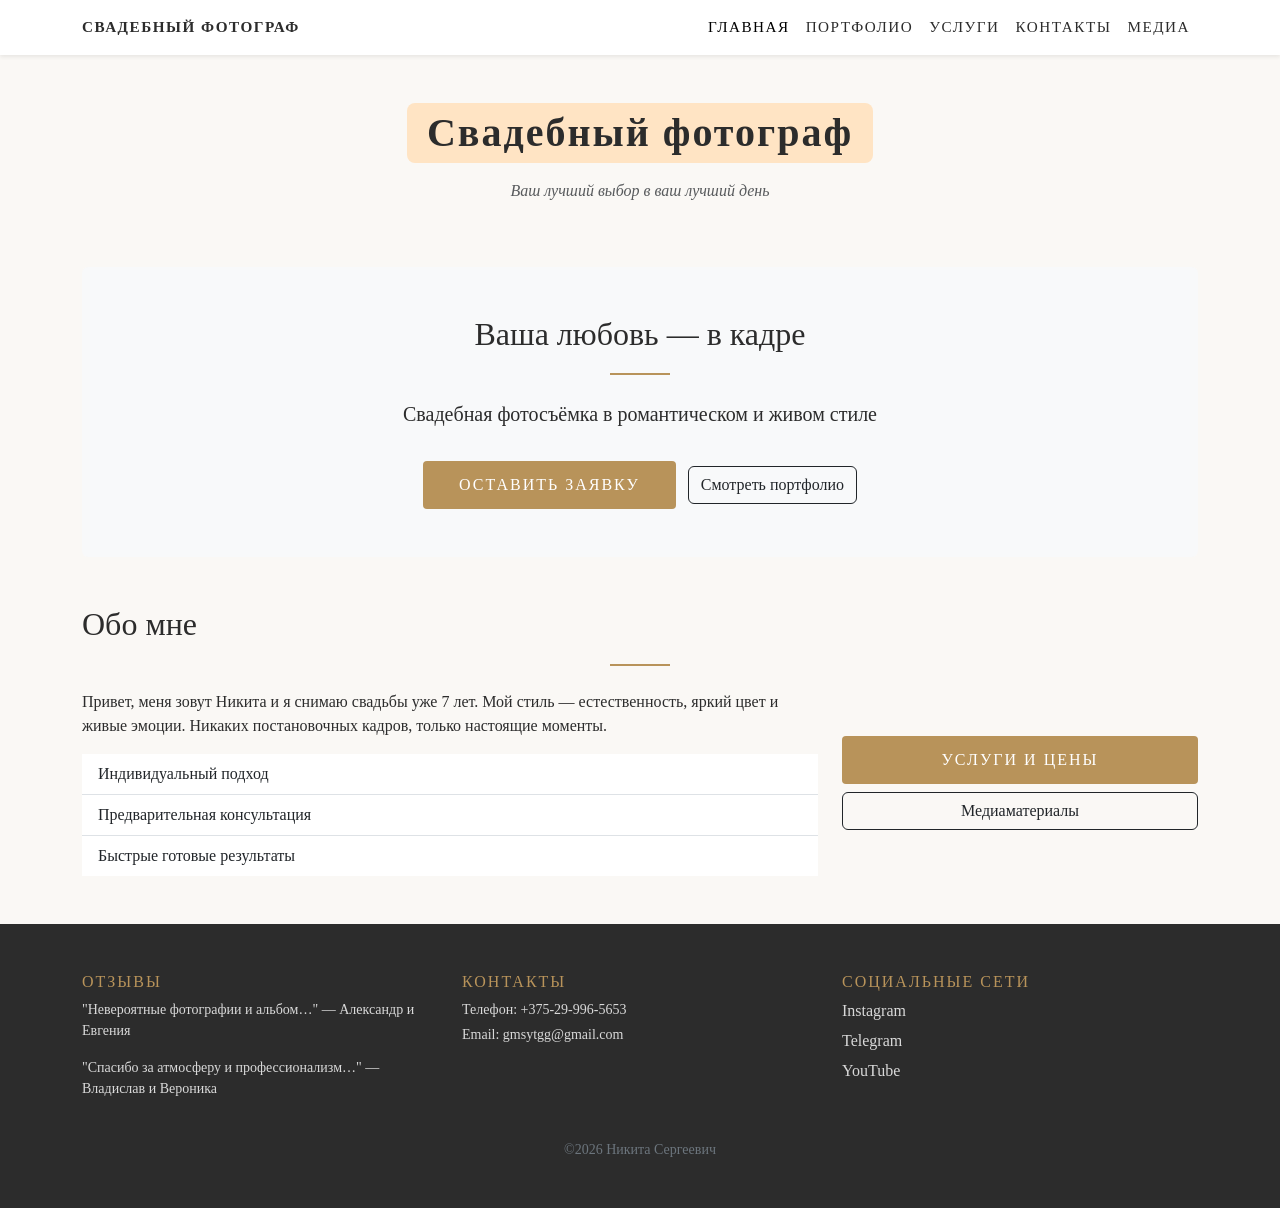
<file: index.html>
<!DOCTYPE html>
<html lang="ru">
<head>
    <meta charset="UTF-8">
    <meta name="viewport" content="width=device-width, initial-scale=1.0">
    <title>Портфолио — Главная</title>
    <link rel="icon" type="image/x-icon" href="images/fav.webp">
    <link href="https://cdn.jsdelivr.net/npm/bootstrap@5.3.3/dist/css/bootstrap.min.css" rel="stylesheet">
    <link rel="stylesheet" href="style.css">
</head>
<body>

<!-- NAVBAR -->
<nav class="navbar navbar-expand-lg bg-white shadow-sm sticky-top">
    <div class="container">
        <a class="navbar-brand fw-bold" href="index.html">Свадебный фотограф</a>
        <button class="navbar-toggler" type="button" data-bs-toggle="collapse" data-bs-target="#mainNav">
            <span class="navbar-toggler-icon"></span>
        </button>
        <div class="collapse navbar-collapse" id="mainNav">
            <ul class="navbar-nav ms-auto">
                <li class="nav-item"><a class="nav-link active" href="index.html">Главная</a></li>
                <li class="nav-item"><a class="nav-link" href="portfolio.html">Портфолио</a></li>
                <li class="nav-item"><a class="nav-link" href="services.html">Услуги</a></li>
                <li class="nav-item"><a class="nav-link" href="contacts.html">Контакты</a></li>
                <li class="nav-item"><a class="nav-link" href="media.html">Медиа</a></li>
            </ul>
        </div>
    </div>
</nav>

<!-- HEADER -->
<header class="container text-center py-5">
    <h1 class="header-title">Свадебный фотограф</h1>
    <p class="fst-italic text-muted mt-2">Ваш лучший выбор в ваш лучший день</p>
</header>

<!-- MAIN -->
<main class="container">

    <!-- HERO -->
    <section class="bg-light rounded p-5 text-center mb-5">
        <h2 class="section-title mb-4">Ваша любовь — в кадре</h2>
        <p class="fs-5">Свадебная фотосъёмка в романтическом и живом стиле</p>
        <a href="contacts.html" class="btn btn-gold mt-3">Оставить заявку</a>
        <a href="portfolio.html" class="btn btn-outline-dark mt-3 ms-2">Смотреть портфолио</a>
    </section>

    <!-- ABOUT -->
    <section class="mb-5">
        <h2 class="section-title mb-4">Обо мне</h2>
        <div class="row align-items-center g-4">
            <div class="col-12 col-md-8">
                <p>Привет, меня зовут Никита и я снимаю свадьбы уже 7 лет. Мой стиль — естественность, яркий цвет и живые эмоции. Никаких постановочных кадров, только настоящие моменты.</p>
                <ul class="list-group list-group-flush">
                    <li class="list-group-item">Индивидуальный подход</li>
                    <li class="list-group-item">Предварительная консультация</li>
                    <li class="list-group-item">Быстрые готовые результаты</li>
                </ul>
            </div>
            <div class="col-12 col-md-4 text-center">
                <a href="services.html" class="btn btn-gold w-100 mb-2">Услуги и цены</a>
                <a href="media.html" class="btn btn-outline-dark w-100">Медиаматериалы</a>
            </div>
        </div>
    </section>
</main>

<!-- FOOTER -->
<footer class="footer mt-5 py-5">
    <div class="container">
        <div class="row g-4">
            <div class="col-12 col-md-4">
                <h3 class="footer-title">Отзывы</h3>
                <p class="small">"Невероятные фотографии и альбом…" — Александр и Евгения</p>
                <p class="small">"Спасибо за атмосферу и профессионализм…" — Владислав и Вероника</p>
            </div>
            <div class="col-12 col-md-4">
                <h3 class="footer-title">Контакты</h3>
                <p class="small mb-1">Телефон: +375-29-996-5653</p>
                <p class="small">Email: gmsytgg@gmail.com</p>
            </div>
            <div class="col-12 col-md-4">
                <h3 class="footer-title">Социальные сети</h3>
                <a class="footer-link" href="#">Instagram</a>
                <a class="footer-link" href="#">Telegram</a>
                <a class="footer-link" href="#">YouTube</a>
            </div>
        </div>
        <p class="text-center text-secondary small mt-4 mb-0">©2026 Никита Сергеевич</p>
    </div>
</footer>

<script src="https://cdn.jsdelivr.net/npm/bootstrap@5.3.3/dist/js/bootstrap.bundle.min.js"></script>
</body>
</html>
</file>
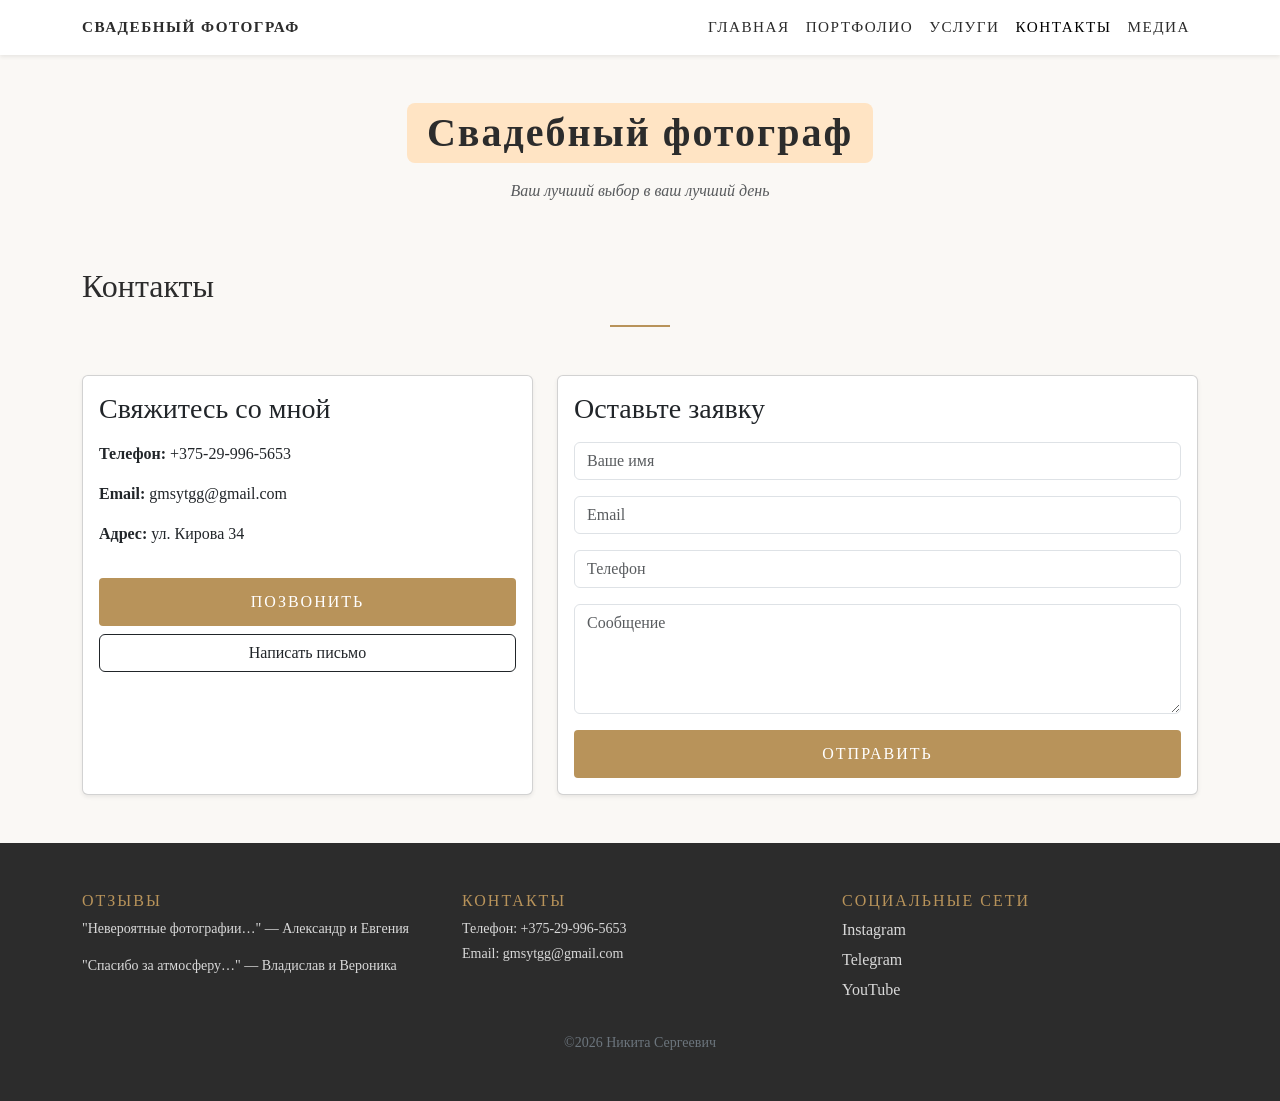
<file: contacts.html>
<!DOCTYPE html>
<html lang="ru">
<head>
    <meta charset="UTF-8">
    <meta name="viewport" content="width=device-width, initial-scale=1.0">
    <title>Контакты</title>
    <link rel="icon" type="image/x-icon" href="images/fav.webp">
    <link href="https://cdn.jsdelivr.net/npm/bootstrap@5.3.3/dist/css/bootstrap.min.css" rel="stylesheet">
    <link rel="stylesheet" href="style.css">
</head>
<body>

<nav class="navbar navbar-expand-lg bg-white shadow-sm sticky-top">
    <div class="container">
        <a class="navbar-brand fw-bold" href="index.html">Свадебный фотограф</a>
        <button class="navbar-toggler" type="button" data-bs-toggle="collapse" data-bs-target="#mainNav">
            <span class="navbar-toggler-icon"></span>
        </button>
        <div class="collapse navbar-collapse" id="mainNav">
            <ul class="navbar-nav ms-auto">
                <li class="nav-item"><a class="nav-link" href="index.html">Главная</a></li>
                <li class="nav-item"><a class="nav-link" href="portfolio.html">Портфолио</a></li>
                <li class="nav-item"><a class="nav-link" href="services.html">Услуги</a></li>
                <li class="nav-item"><a class="nav-link active" href="contacts.html">Контакты</a></li>
                <li class="nav-item"><a class="nav-link" href="media.html">Медиа</a></li>
            </ul>
        </div>
    </div>
</nav>

<header class="container text-center py-5">
    <h1 class="header-title">Свадебный фотограф</h1>
    <p class="fst-italic text-muted mt-2">Ваш лучший выбор в ваш лучший день</p>
</header>

<main class="container">
    <h2 class="section-title mb-5">Контакты</h2>

    <div class="row g-4">
        <!-- Контактная информация -->
        <div class="col-12 col-lg-5">
            <div class="card shadow-sm h-100">
                <div class="card-body">
                    <h3 class="card-title mb-3">Свяжитесь со мной</h3>
                    <p><strong>Телефон:</strong> +375-29-996-5653</p>
                    <p><strong>Email:</strong> gmsytgg@gmail.com</p>
                    <p><strong>Адрес:</strong> ул. Кирова 34</p>
                    <a href="tel:+375299965653" class="btn btn-gold w-100 mt-3">Позвонить</a>
                    <a href="mailto:gmsytgg@gmail.com" class="btn btn-outline-dark w-100 mt-2">Написать письмо</a>
                </div>
            </div>
        </div>

        <!-- Форма -->
        <div class="col-12 col-lg-7">
            <div class="card shadow-sm h-100">
                <div class="card-body">
                    <h3 class="card-title mb-3">Оставьте заявку</h3>
                    <form>
                        <div class="mb-3">
                            <input type="text" class="form-control" placeholder="Ваше имя" required>
                        </div>
                        <div class="mb-3">
                            <input type="email" class="form-control" placeholder="Email" required>
                        </div>
                        <div class="mb-3">
                            <input type="tel" class="form-control" placeholder="Телефон" required>
                        </div>
                        <div class="mb-3">
                            <textarea class="form-control" rows="4" placeholder="Сообщение" required></textarea>
                        </div>
                        <button type="submit" class="btn btn-gold w-100">Отправить</button>
                    </form>
                </div>
            </div>
        </div>
    </div>
</main>

<footer class="footer mt-5 py-5">
    <div class="container">
        <div class="row g-4">
            <div class="col-12 col-md-4">
                <h3 class="footer-title">Отзывы</h3>
                <p class="small">"Невероятные фотографии…" — Александр и Евгения</p>
                <p class="small">"Спасибо за атмосферу…" — Владислав и Вероника</p>
            </div>
            <div class="col-12 col-md-4">
                <h3 class="footer-title">Контакты</h3>
                <p class="small mb-1">Телефон: +375-29-996-5653</p>
                <p class="small">Email: gmsytgg@gmail.com</p>
            </div>
            <div class="col-12 col-md-4">
                <h3 class="footer-title">Социальные сети</h3>
                <a class="footer-link" href="#">Instagram</a>
                <a class="footer-link" href="#">Telegram</a>
                <a class="footer-link" href="#">YouTube</a>
            </div>
        </div>
        <p class="text-center text-secondary small mt-4 mb-0">©2026 Никита Сергеевич</p>
    </div>
</footer>

<script src="https://cdn.jsdelivr.net/npm/bootstrap@5.3.3/dist/js/bootstrap.bundle.min.js"></script>
</body>
</html>
</file>
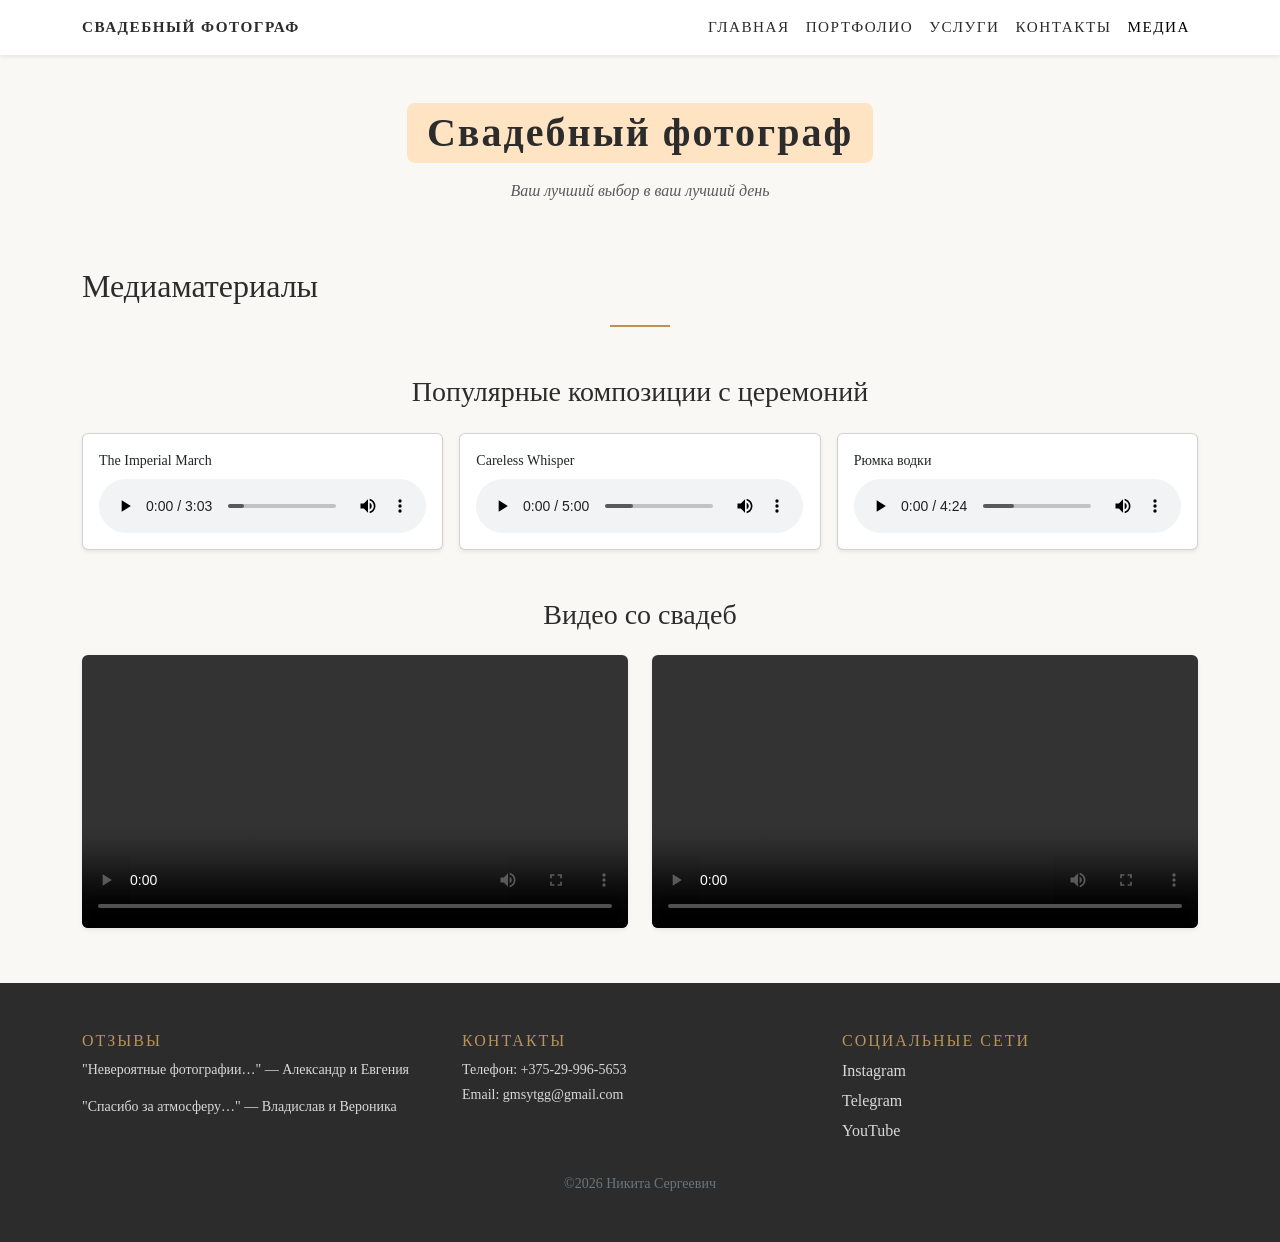
<file: media.html>
<!DOCTYPE html>
<html lang="ru">
<head>
    <meta charset="UTF-8">
    <meta name="viewport" content="width=device-width, initial-scale=1.0">
    <title>Медиа</title>
    <link rel="icon" type="image/x-icon" href="images/fav.webp">
    <link href="https://cdn.jsdelivr.net/npm/bootstrap@5.3.3/dist/css/bootstrap.min.css" rel="stylesheet">
    <link rel="stylesheet" href="style.css">
</head>
<body>

<nav class="navbar navbar-expand-lg bg-white shadow-sm sticky-top">
    <div class="container">
        <a class="navbar-brand fw-bold" href="index.html">Свадебный фотограф</a>
        <button class="navbar-toggler" type="button" data-bs-toggle="collapse" data-bs-target="#mainNav">
            <span class="navbar-toggler-icon"></span>
        </button>
        <div class="collapse navbar-collapse" id="mainNav">
            <ul class="navbar-nav ms-auto">
                <li class="nav-item"><a class="nav-link" href="index.html">Главная</a></li>
                <li class="nav-item"><a class="nav-link" href="portfolio.html">Портфолио</a></li>
                <li class="nav-item"><a class="nav-link" href="services.html">Услуги</a></li>
                <li class="nav-item"><a class="nav-link" href="contacts.html">Контакты</a></li>
                <li class="nav-item"><a class="nav-link active" href="media.html">Медиа</a></li>
            </ul>
        </div>
    </div>
</nav>

<header class="container text-center py-5">
    <h1 class="header-title">Свадебный фотограф</h1>
    <p class="fst-italic text-muted mt-2">Ваш лучший выбор в ваш лучший день</p>
</header>

<main class="container">
    <h2 class="section-title mb-5">Медиаматериалы</h2>

    <!-- АУДИО -->
    <section class="mb-5">
        <h3 class="text-center mb-4">Популярные композиции с церемоний</h3>
        <div class="row g-3 justify-content-center">
            <div class="col-12 col-md-6 col-lg-4">
                <div class="card p-3 shadow-sm">
                    <p class="small mb-2">The Imperial March</p>
                    <audio class="w-100" src="audio/TheImperialMarch.mp3" controls></audio>
                </div>
            </div>
            <div class="col-12 col-md-6 col-lg-4">
                <div class="card p-3 shadow-sm">
                    <p class="small mb-2">Careless Whisper</p>
                    <audio class="w-100" src="audio/CarelessWhisper.mp3" controls></audio>
                </div>
            </div>
            <div class="col-12 col-md-6 col-lg-4">
                <div class="card p-3 shadow-sm">
                    <p class="small mb-2">Рюмка водки</p>
                    <audio class="w-100" src="audio/RumkaVodki.mp3" controls></audio>
                </div>
            </div>
        </div>
    </section>

    <!-- ВИДЕО -->
    <section>
        <h3 class="text-center mb-4">Видео со свадеб</h3>
        <div class="row g-4 justify-content-center">
            <div class="col-12 col-md-6">
                <video class="w-100 rounded shadow-sm" src="video/svadba.mp4" controls></video>
            </div>
            <div class="col-12 col-md-6">
                <video class="w-100 rounded shadow-sm" src="video/svadba1.mp4" controls></video>
            </div>
        </div>
    </section>
</main>

<footer class="footer mt-5 py-5">
    <div class="container">
        <div class="row g-4">
            <div class="col-12 col-md-4">
                <h3 class="footer-title">Отзывы</h3>
                <p class="small">"Невероятные фотографии…" — Александр и Евгения</p>
                <p class="small">"Спасибо за атмосферу…" — Владислав и Вероника</p>
            </div>
            <div class="col-12 col-md-4">
                <h3 class="footer-title">Контакты</h3>
                <p class="small mb-1">Телефон: +375-29-996-5653</p>
                <p class="small">Email: gmsytgg@gmail.com</p>
            </div>
            <div class="col-12 col-md-4">
                <h3 class="footer-title">Социальные сети</h3>
                <a class="footer-link" href="#">Instagram</a>
                <a class="footer-link" href="#">Telegram</a>
                <a class="footer-link" href="#">YouTube</a>
            </div>
        </div>
        <p class="text-center text-secondary small mt-4 mb-0">©2026 Никита Сергеевич</p>
    </div>
</footer>

<script src="https://cdn.jsdelivr.net/npm/bootstrap@5.3.3/dist/js/bootstrap.bundle.min.js"></script>
</body>
</html>
</file>
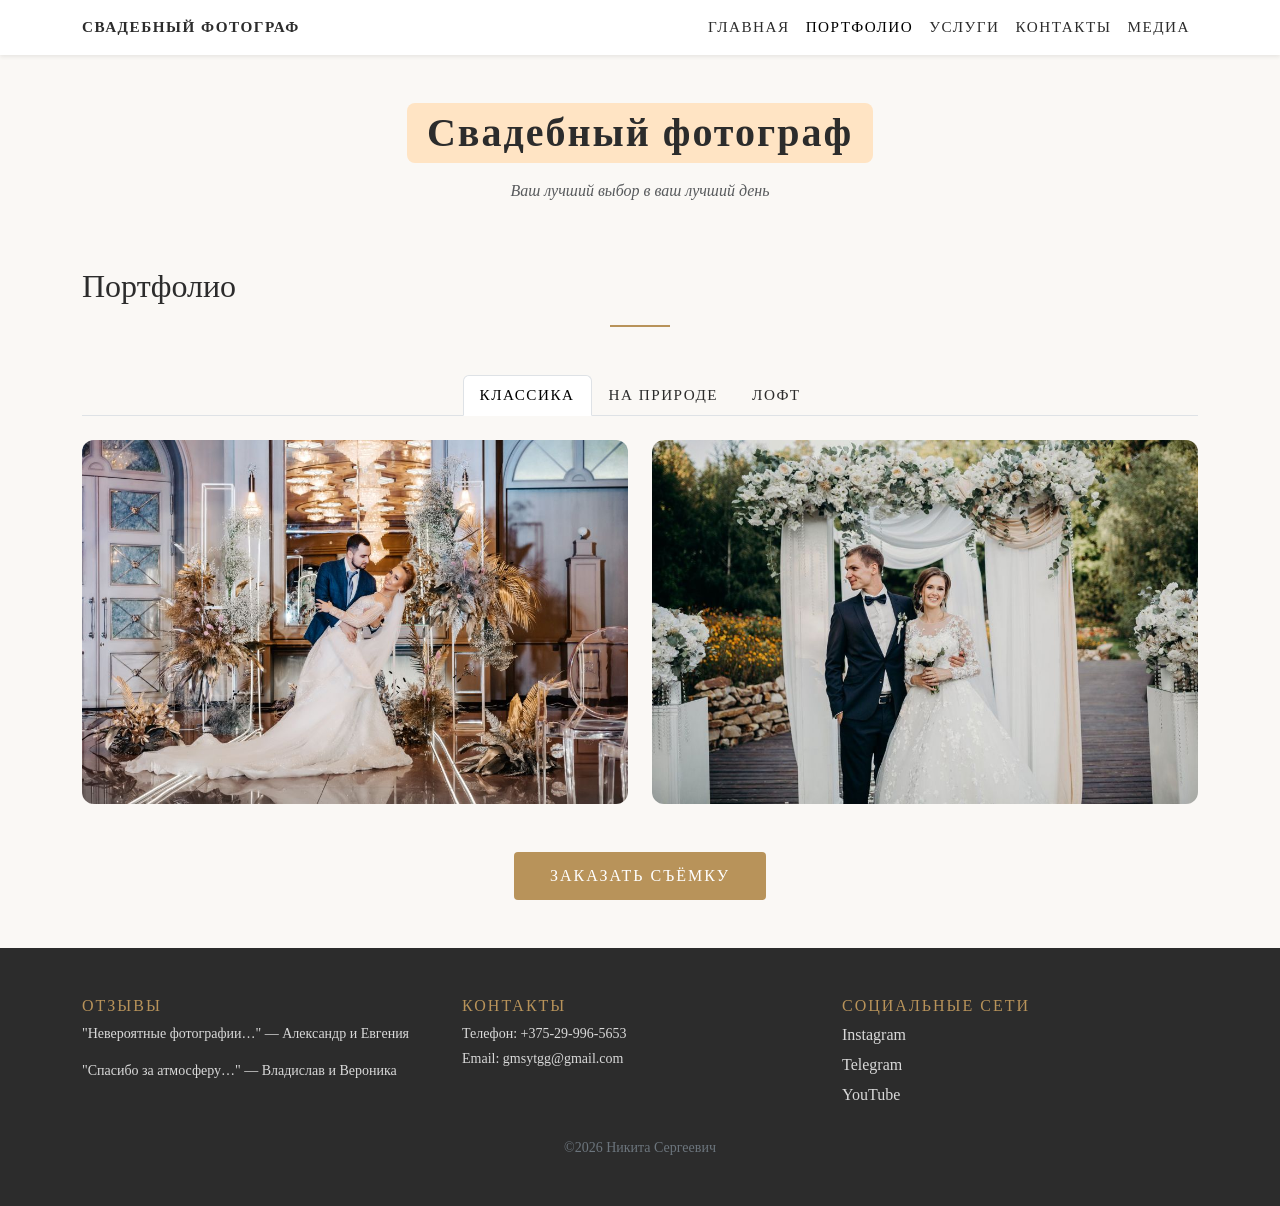
<file: portfolio.html>
<!DOCTYPE html>
<html lang="ru">
<head>
    <meta charset="UTF-8">
    <meta name="viewport" content="width=device-width, initial-scale=1.0">
    <title>Портфолио</title>
    <link rel="icon" type="image/x-icon" href="images/fav.webp">
    <link href="https://cdn.jsdelivr.net/npm/bootstrap@5.3.3/dist/css/bootstrap.min.css" rel="stylesheet">
    <link rel="stylesheet" href="style.css">
</head>
<body>

<nav class="navbar navbar-expand-lg bg-white shadow-sm sticky-top">
    <div class="container">
        <a class="navbar-brand fw-bold" href="index.html">Свадебный фотограф</a>
        <button class="navbar-toggler" type="button" data-bs-toggle="collapse" data-bs-target="#mainNav">
            <span class="navbar-toggler-icon"></span>
        </button>
        <div class="collapse navbar-collapse" id="mainNav">
            <ul class="navbar-nav ms-auto">
                <li class="nav-item"><a class="nav-link" href="index.html">Главная</a></li>
                <li class="nav-item"><a class="nav-link active" href="portfolio.html">Портфолио</a></li>
                <li class="nav-item"><a class="nav-link" href="services.html">Услуги</a></li>
                <li class="nav-item"><a class="nav-link" href="contacts.html">Контакты</a></li>
                <li class="nav-item"><a class="nav-link" href="media.html">Медиа</a></li>
            </ul>
        </div>
    </div>
</nav>

<header class="container text-center py-5">
    <h1 class="header-title">Свадебный фотограф</h1>
    <p class="fst-italic text-muted mt-2">Ваш лучший выбор в ваш лучший день</p>
</header>

<main class="container">
    <h2 class="section-title mb-5">Портфолио</h2>

    <!-- ВКЛАДКИ ПО СТИЛЯМ -->
    <ul class="nav nav-tabs justify-content-center mb-4" id="styleTabs" role="tablist">
        <li class="nav-item" role="presentation">
            <button class="nav-link active" data-bs-toggle="tab" data-bs-target="#classic" type="button">Классика</button>
        </li>
        <li class="nav-item" role="presentation">
            <button class="nav-link" data-bs-toggle="tab" data-bs-target="#nature" type="button">На природе</button>
        </li>
        <li class="nav-item" role="presentation">
            <button class="nav-link" data-bs-toggle="tab" data-bs-target="#loft" type="button">Лофт</button>
        </li>
    </ul>

    <div class="tab-content">
        <!-- Классика -->
        <div class="tab-pane fade show active" id="classic">
            <div class="row g-4">
                <div class="col-12 col-md-6">
                    <img class="portfolio-image" src="images/classic1.jpg" alt="Классическая свадьба">
                </div>
                <div class="col-12 col-md-6">
                    <img class="portfolio-image" src="images/classic2.jpg" alt="Классическая свадьба">
                </div>
            </div>
        </div>

        <!-- Природа -->
        <div class="tab-pane fade" id="nature">
            <div class="row g-4">
                <div class="col-12 col-md-6">
                    <img class="portfolio-image" src="images/nature1.jpg" alt="На природе">
                </div>
                <div class="col-12 col-md-6">
                    <img class="portfolio-image" src="images/nature2.jpg" alt="На природе">
                </div>
            </div>
        </div>

        <!-- Лофт -->
        <div class="tab-pane fade" id="loft">
            <div class="row g-4">
                <div class="col-12 col-md-6">
                    <img class="portfolio-image" src="images/loft1.jpg" alt="Лофт">
                </div>
                <div class="col-12 col-md-6">
                    <img class="portfolio-image" src="images/loft2.jpg" alt="Лофт">
                </div>
            </div>
        </div>
    </div>

    <div class="text-center mt-5">
        <a href="contacts.html" class="btn btn-gold">Заказать съёмку</a>
    </div>
</main>

<footer class="footer mt-5 py-5">
    <div class="container">
        <div class="row g-4">
            <div class="col-12 col-md-4">
                <h3 class="footer-title">Отзывы</h3>
                <p class="small">"Невероятные фотографии…" — Александр и Евгения</p>
                <p class="small">"Спасибо за атмосферу…" — Владислав и Вероника</p>
            </div>
            <div class="col-12 col-md-4">
                <h3 class="footer-title">Контакты</h3>
                <p class="small mb-1">Телефон: +375-29-996-5653</p>
                <p class="small">Email: gmsytgg@gmail.com</p>
            </div>
            <div class="col-12 col-md-4">
                <h3 class="footer-title">Социальные сети</h3>
                <a class="footer-link" href="#">Instagram</a>
                <a class="footer-link" href="#">Telegram</a>
                <a class="footer-link" href="#">YouTube</a>
            </div>
        </div>
        <p class="text-center text-secondary small mt-4 mb-0">©2026 Никита Сергеевич</p>
    </div>
</footer>

<script src="https://cdn.jsdelivr.net/npm/bootstrap@5.3.3/dist/js/bootstrap.bundle.min.js"></script>
</body>
</html>
</file>
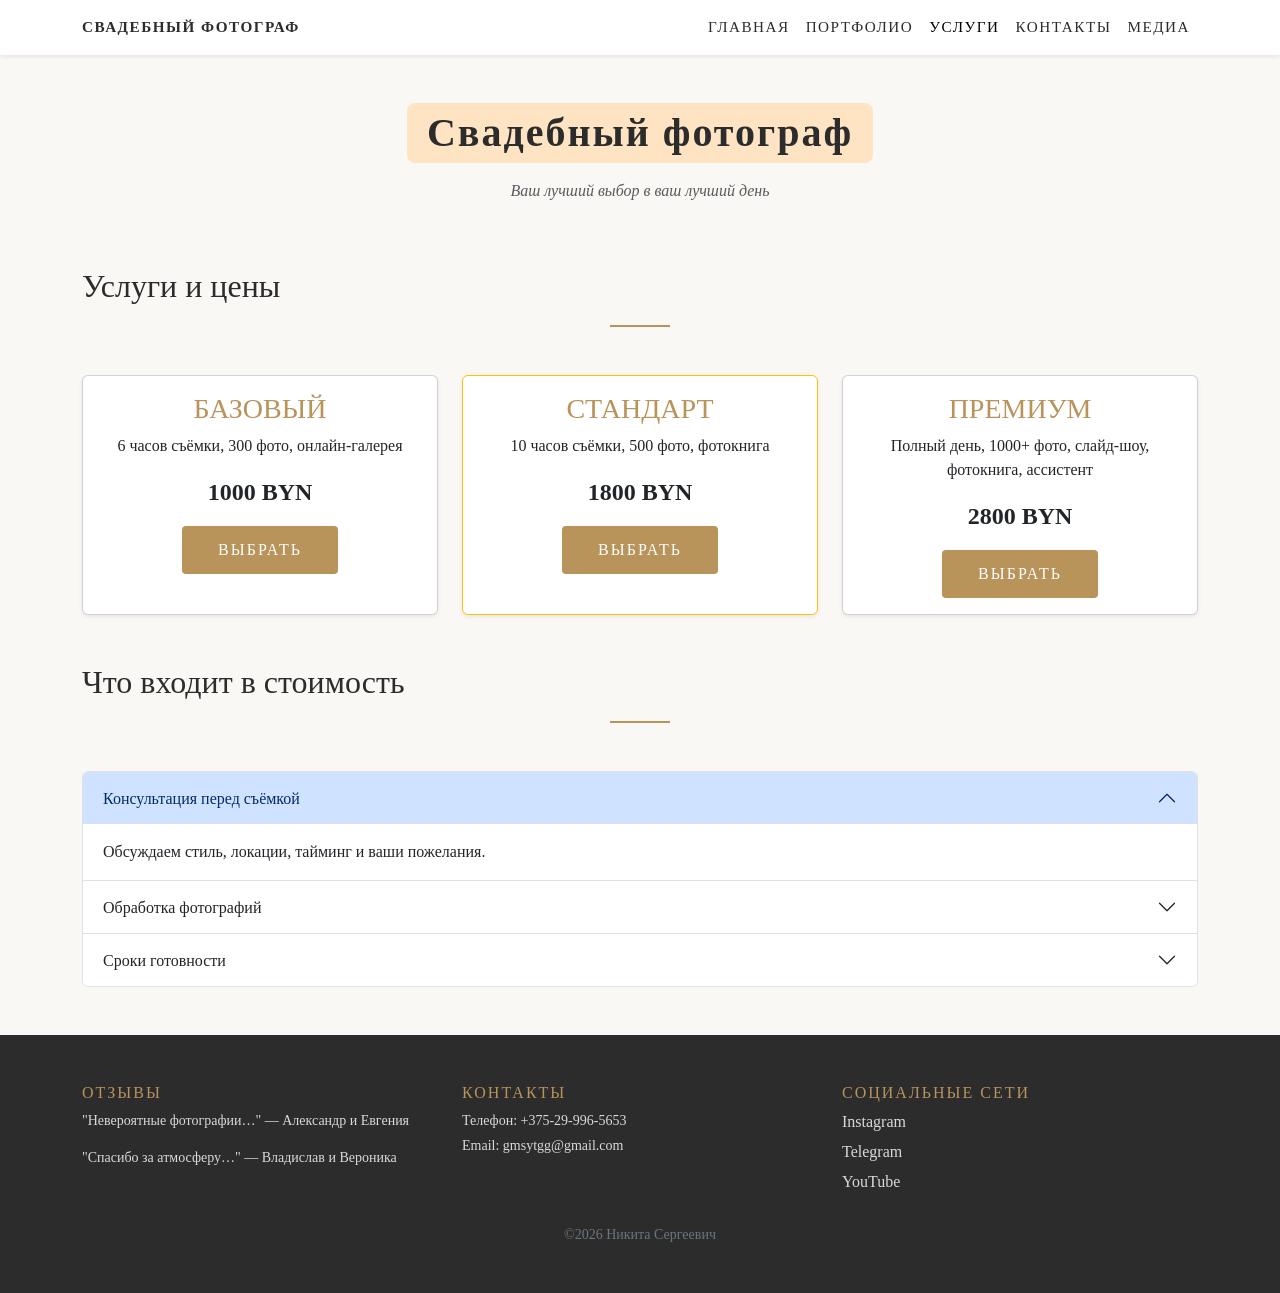
<file: services.html>
<!DOCTYPE html>
<html lang="ru">
<head>
    <meta charset="UTF-8">
    <meta name="viewport" content="width=device-width, initial-scale=1.0">
    <title>Услуги</title>
    <link rel="icon" type="image/x-icon" href="images/fav.webp">
    <link href="https://cdn.jsdelivr.net/npm/bootstrap@5.3.3/dist/css/bootstrap.min.css" rel="stylesheet">
    <link rel="stylesheet" href="style.css">
</head>
<body>

<nav class="navbar navbar-expand-lg bg-white shadow-sm sticky-top">
    <div class="container">
        <a class="navbar-brand fw-bold" href="index.html">Свадебный фотограф</a>
        <button class="navbar-toggler" type="button" data-bs-toggle="collapse" data-bs-target="#mainNav">
            <span class="navbar-toggler-icon"></span>
        </button>
        <div class="collapse navbar-collapse" id="mainNav">
            <ul class="navbar-nav ms-auto">
                <li class="nav-item"><a class="nav-link" href="index.html">Главная</a></li>
                <li class="nav-item"><a class="nav-link" href="portfolio.html">Портфолио</a></li>
                <li class="nav-item"><a class="nav-link active" href="services.html">Услуги</a></li>
                <li class="nav-item"><a class="nav-link" href="contacts.html">Контакты</a></li>
                <li class="nav-item"><a class="nav-link" href="media.html">Медиа</a></li>
            </ul>
        </div>
    </div>
</nav>

<header class="container text-center py-5">
    <h1 class="header-title">Свадебный фотограф</h1>
    <p class="fst-italic text-muted mt-2">Ваш лучший выбор в ваш лучший день</p>
</header>

<main class="container">
    <h2 class="section-title mb-5">Услуги и цены</h2>

    <div class="row g-4">
        <!-- Базовый -->
        <div class="col-12 col-md-6 col-lg-4">
            <div class="card h-100 shadow-sm">
                <div class="card-body text-center">
                    <h3 class="card-title text-uppercase" style="color: var(--gold);">Базовый</h3>
                    <p class="card-text">6 часов съёмки, 300 фото, онлайн-галерея</p>
                    <p class="fs-4 fw-bold">1000 BYN</p>
                    <a href="contacts.html" class="btn btn-gold">Выбрать</a>
                </div>
            </div>
        </div>

        <!-- Стандарт -->
        <div class="col-12 col-md-6 col-lg-4">
            <div class="card h-100 shadow-sm border-warning">
                <div class="card-body text-center">
                    <h3 class="card-title text-uppercase" style="color: var(--gold);">Стандарт</h3>
                    <p class="card-text">10 часов съёмки, 500 фото, фотокнига</p>
                    <p class="fs-4 fw-bold">1800 BYN</p>
                    <a href="contacts.html" class="btn btn-gold">Выбрать</a>
                </div>
            </div>
        </div>

        <!-- Премиум -->
        <div class="col-12 col-md-6 col-lg-4">
            <div class="card h-100 shadow-sm">
                <div class="card-body text-center">
                    <h3 class="card-title text-uppercase" style="color: var(--gold);">Премиум</h3>
                    <p class="card-text">Полный день, 1000+ фото, слайд-шоу, фотокнига, ассистент</p>
                    <p class="fs-4 fw-bold">2800 BYN</p>
                    <a href="contacts.html" class="btn btn-gold">Выбрать</a>
                </div>
            </div>
        </div>
    </div>

    <!-- ACCORDION с деталями -->
    <h2 class="section-title my-5">Что входит в стоимость</h2>
    <div class="accordion" id="faqAccordion">
        <div class="accordion-item">
            <h2 class="accordion-header">
                <button class="accordion-button" data-bs-toggle="collapse" data-bs-target="#q1">Консультация перед съёмкой</button>
            </h2>
            <div id="q1" class="accordion-collapse collapse show" data-bs-parent="#faqAccordion">
                <div class="accordion-body">Обсуждаем стиль, локации, тайминг и ваши пожелания.</div>
            </div>
        </div>
        <div class="accordion-item">
            <h2 class="accordion-header">
                <button class="accordion-button collapsed" data-bs-toggle="collapse" data-bs-target="#q2">Обработка фотографий</button>
            </h2>
            <div id="q2" class="accordion-collapse collapse" data-bs-parent="#faqAccordion">
                <div class="accordion-body">Цветокоррекция, ретушь и подготовка к печати.</div>
            </div>
        </div>
        <div class="accordion-item">
            <h2 class="accordion-header">
                <button class="accordion-button collapsed" data-bs-toggle="collapse" data-bs-target="#q3">Сроки готовности</button>
            </h2>
            <div id="q3" class="accordion-collapse collapse" data-bs-parent="#faqAccordion">
                <div class="accordion-body">Готовые фото — от 7 до 21 дня в зависимости от пакета.</div>
            </div>
        </div>
    </div>
</main>

<footer class="footer mt-5 py-5">
    <div class="container">
        <div class="row g-4">
            <div class="col-12 col-md-4">
                <h3 class="footer-title">Отзывы</h3>
                <p class="small">"Невероятные фотографии…" — Александр и Евгения</p>
                <p class="small">"Спасибо за атмосферу…" — Владислав и Вероника</p>
            </div>
            <div class="col-12 col-md-4">
                <h3 class="footer-title">Контакты</h3>
                <p class="small mb-1">Телефон: +375-29-996-5653</p>
                <p class="small">Email: gmsytgg@gmail.com</p>
            </div>
            <div class="col-12 col-md-4">
                <h3 class="footer-title">Социальные сети</h3>
                <a class="footer-link" href="#">Instagram</a>
                <a class="footer-link" href="#">Telegram</a>
                <a class="footer-link" href="#">YouTube</a>
            </div>
        </div>
        <p class="text-center text-secondary small mt-4 mb-0">©2026 Никита Сергеевич</p>
    </div>
</footer>

<script src="https://cdn.jsdelivr.net/npm/bootstrap@5.3.3/dist/js/bootstrap.bundle.min.js"></script>
</body>
</html>
</file>
<file: style.css>
:root {
    --gold: #b8935a;
    --dark: #2c2c2c;
}

body {
    font-family: Georgia, 'Times New Roman', Times, serif;
    background-color: #faf8f5;
    color: var(--dark);
}

.header-title {
    background-color: bisque;
    letter-spacing: 2px;
    font-weight: bold;
    font-family: 'Times New Roman', Times, serif;
    display: inline-block;
    padding: 6px 20px;
    border-radius: 8px;
}

.section-title::after {
    content: '';
    display: block;
    width: 60px;
    height: 2px;
    background-color: var(--gold);
    margin: 20px auto 0;
}

.navbar-brand,
.nav-link {
    letter-spacing: 1.5px;
    text-transform: uppercase;
    font-size: 0.95rem;
    color: #2c2c2c;
}

.nav-link:hover {
    color: var(--gold) !important;
}

.btn-gold {
    background-color: var(--gold);
    color: #fff;
    border: none;
    letter-spacing: 2px;
    text-transform: uppercase;
    padding: 12px 36px;
    border-radius: 4px;
}

.btn-gold:hover {
    background-color: #9a7844;
    color: #fff;
}

.footer {
    background-color: var(--dark);
    color: #d9d9d9;
}

.footer-title {
    color: var(--gold);
    font-size: 1rem;
    letter-spacing: 2px;
    text-transform: uppercase;
}

.footer-link {
    color: #d9d9d9;
    text-decoration: none;
    display: block;
    margin-bottom: 6px;
}

.footer-link:hover { color: var(--gold); }

.portfolio-image {
    width: 100%;
    border-radius: 12px;
    transition: transform .5s ease, box-shadow .5s ease;
}

.portfolio-image:hover {
    transform: scale(1.05);
    box-shadow: 0 12px 32px rgba(0,0,0,0.25);
}
</file>
